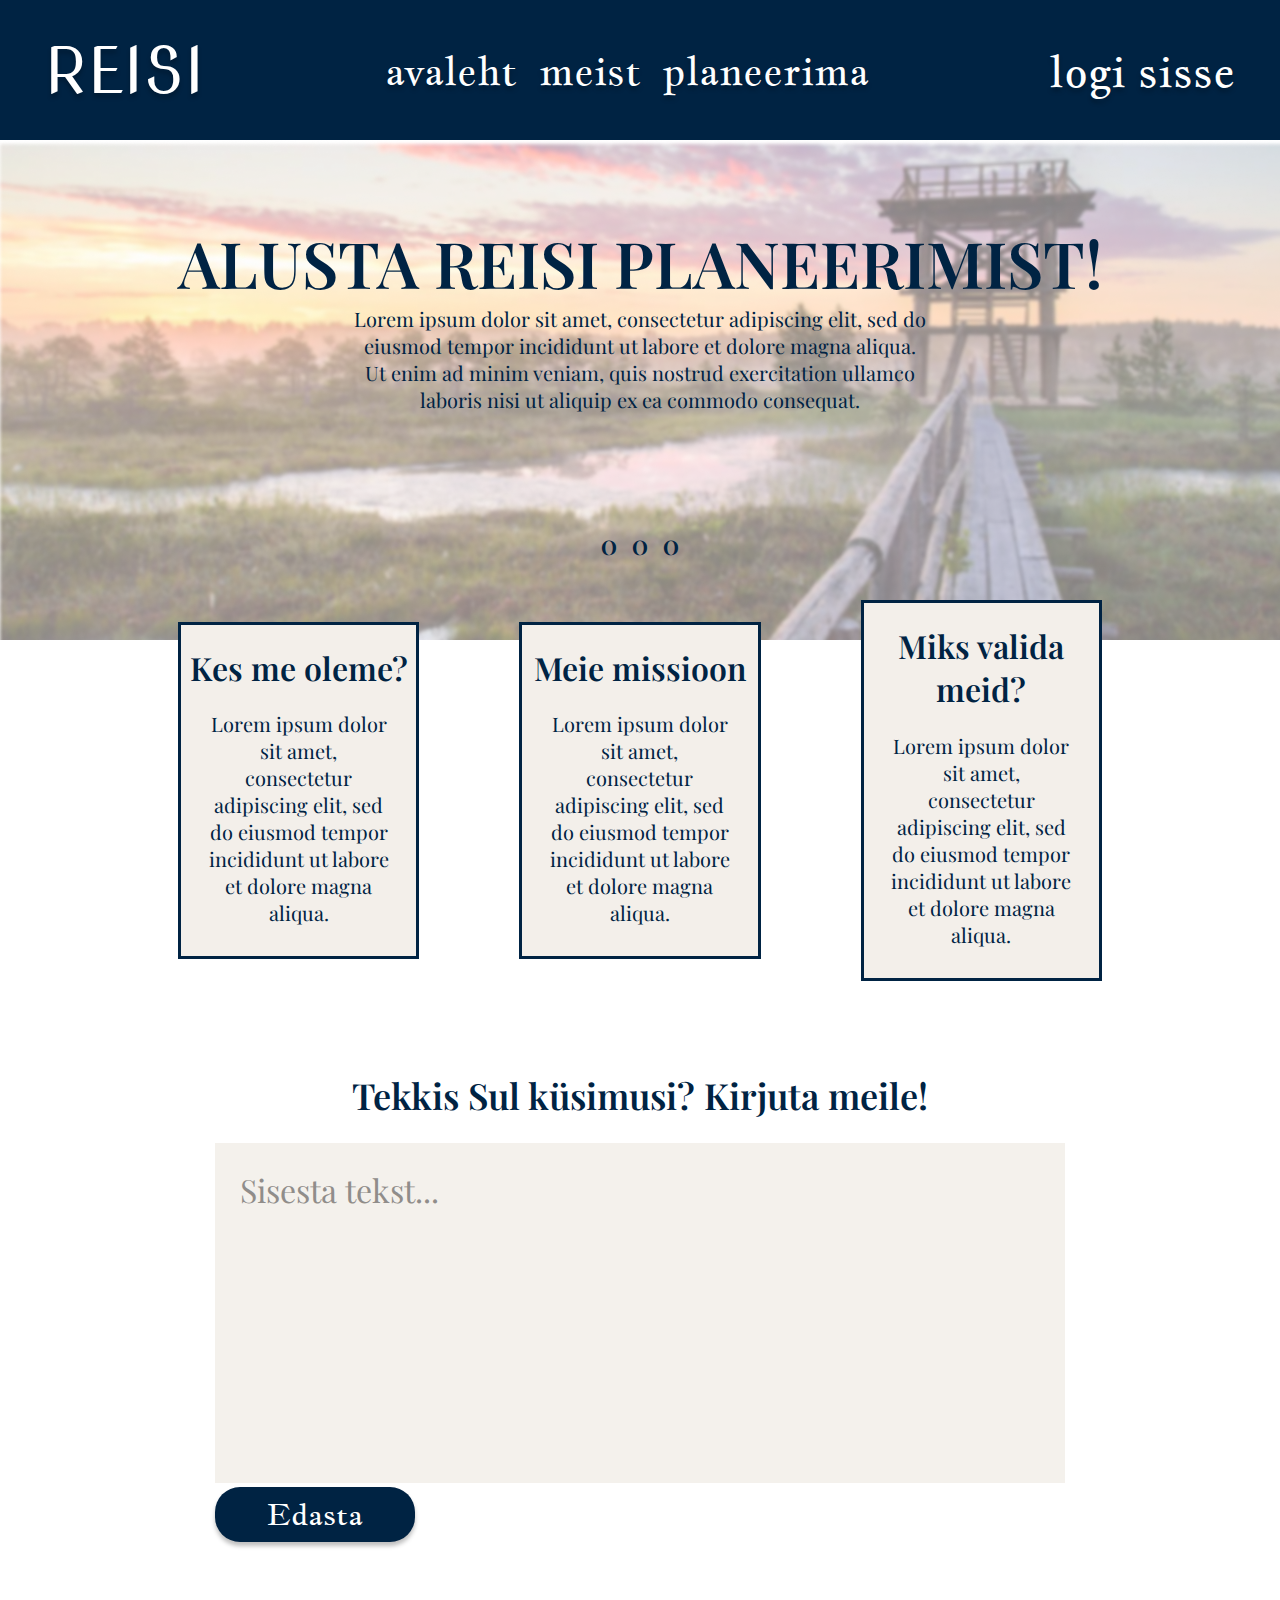
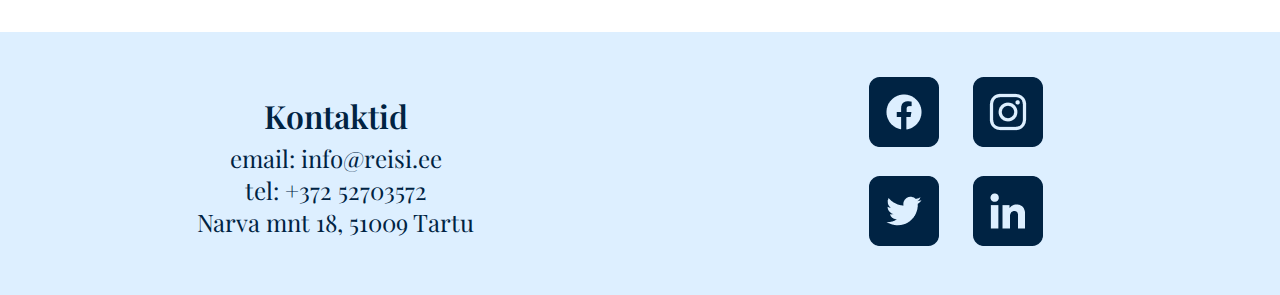
<file: index.html>
<!DOCTYPE html>
<html>
<head>
<meta charset="utf-8">
<title>REISI</title>
  <link rel="stylesheet" href="stylesheet.css" />
  <link rel="preconnect" href="https://fonts.googleapis.com">
<link rel="preconnect" href="https://fonts.gstatic.com" crossorigin>
<link href="https://fonts.googleapis.com/css2?family=Jacques+Francois&family=Nova+Slim&family=Playfair+Display:wght@400;600;700&display=swap" rel="stylesheet">
<link rel="icon" type="image/x-icon" href="favicon.ico">
</head>
<body>
    <header>
            <h1 id="reisi">REISI</h1>
            <div class="navlinks">
            <a href="index.html">avaleht</a>
            <a href="#">meist</a>
            <a href="planeerima.html">planeerima</a>
            </div>
            <a id="logisisse" href="login.html" >logi sisse</a>
      </header>
      <div class="banner">
        <h1 id="bannerlause">ALUSTA REISI PLANEERIMIST!</h1>
        <p id="bannerkirjeldus">Lorem ipsum dolor sit amet, consectetur adipiscing elit, sed do eiusmod tempor incididunt ut labore et dolore magna aliqua. Ut enim ad minim veniam, quis nostrud exercitation ullamco laboris nisi ut aliquip ex ea commodo consequat. </p>
        <div id="punktid">
            <span>O</span>
            <span>O</span>
            <span>O</span>
        </div>
      </div>
      <div id="kastid3">
        <div class="kastid">
            <h1>Kes me oleme?</h1>
            <p>Lorem ipsum dolor sit amet, consectetur adipiscing elit, sed do eiusmod tempor incididunt ut labore et dolore magna aliqua.</p>
        </div>
        <div class="kastid">
            <h1>Meie missioon</h1>
            <p>Lorem ipsum dolor sit amet, consectetur adipiscing elit, sed do eiusmod tempor incididunt ut labore et dolore magna aliqua.</p>
        </div>
        <div class="kastid">
            <h1>Miks valida meid?</h1>
            <p>Lorem ipsum dolor sit amet, consectetur adipiscing elit, sed do eiusmod tempor incididunt ut labore et dolore magna aliqua.</p>
        </div>
      </div>
      <div id="kusimused">
        <h1>Tekkis Sul küsimusi? Kirjuta meile!</h1>
        <form action="/form/submit" method="post">
            <textarea class="sisestatekst" name="textarea">Sisesta tekst...</textarea>
            <br>
            <input id="edasta" type="submit" name="submitInfo" value="Edasta">
          </form>
      </div>
      <footer>
        <div id="kontaktid">
            <h1>Kontaktid</h1>
            <p>email: info@reisi.ee</p>
            <p>tel: +372 52703572</p>
            <p>Narva mnt 18, 51009 Tartu</p>
        </div>
        <div id="smlogod">
            <div class="rida1">
                <span class="sotsmeedia">
                    <a href="#"><img src="facebook.png" alt="facebook" /></a>
                </span>
                <span class="sotsmeedia">
                    <a href="#"><img src="instagram.png" alt="instagram" /></a>
                 </span>
            </div>
            <div class="rida2">
                <span class="sotsmeedia">
                    <a href="#"><img src="twitter.png" alt="twitter" /></a>
                </span>
                <span class="sotsmeedia">
                     <a href="#"><img src="linkedin.png" alt="linkedin" /></a>
                </span>
            </div>
        </div>
      </footer>
</body>
</html>
</file>
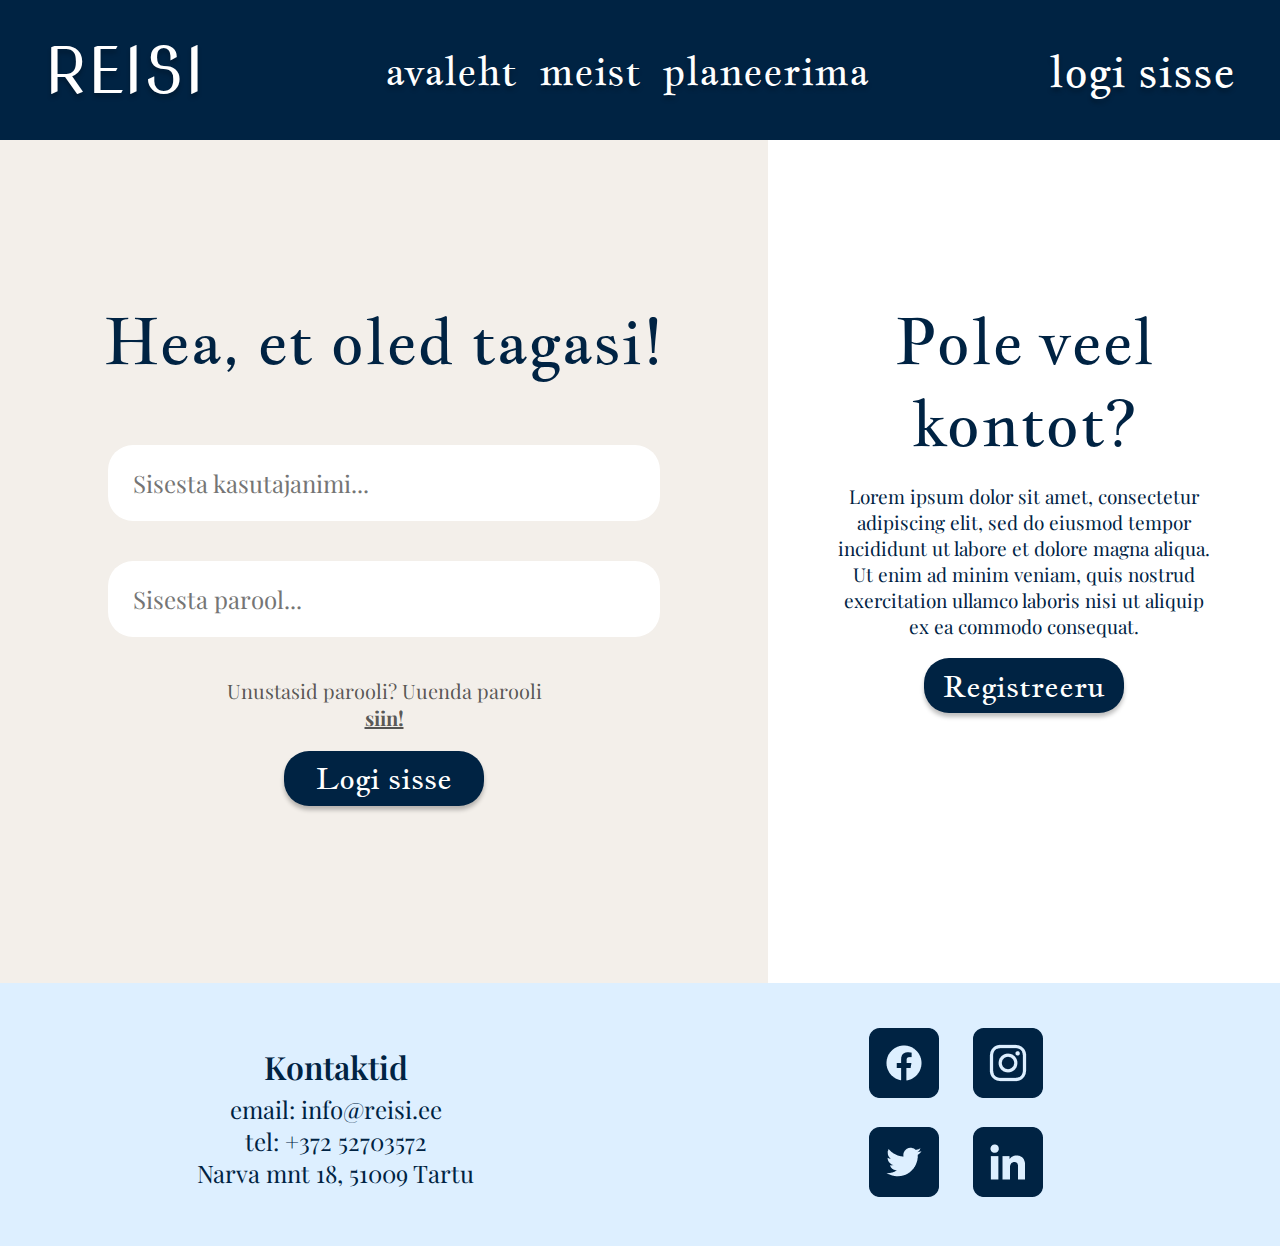
<file: login.html>
<!DOCTYPE html>
<html>
<head>
<meta charset="utf-8">
<title>REISI - sisselogimine</title>
  <link rel="stylesheet" href="stylesheet.css" />
  <link rel="preconnect" href="https://fonts.googleapis.com">
<link rel="preconnect" href="https://fonts.gstatic.com" crossorigin>
<link href="https://fonts.googleapis.com/css2?family=Jacques+Francois&family=Nova+Slim&family=Playfair+Display:wght@400;600;700&display=swap" rel="stylesheet">
<link rel="icon" type="image/x-icon" href="favicon.ico">
</head>
<body>
    <header>
            <h1 id="reisi">REISI</h1>
            <div class="navlinks">
            <a href="index.html">avaleht</a>
            <a href="#">meist</a>
            <a href="planeerima.html">planeerima</a>
            </div>
            <a id="logisisse" href="login.html">logi sisse</a>
      </header>
      <div class="sisselogimine">
        <div class="olemasolevkonto">
            <h1>Hea, et oled tagasi!</h1>
            <form id="kasutajaparool">
                  <input class="slkast" type="text" placeholder="Sisesta kasutajanimi...">
                  <input class="slkast" type="password" placeholder="Sisesta parool...">
                  <p>Unustasid parooli? Uuenda parooli</p>
                  <a href="">siin!</a>
                <input id="ctalogisisse" type="submit" value="Logi sisse">
              </form>
        </div>
        <div class="uuskonto">
            <h1>Pole veel kontot?</h1>
                <p>Lorem ipsum dolor sit amet, consectetur adipiscing elit, sed do eiusmod tempor incididunt ut labore et dolore magna aliqua. Ut enim ad minim veniam, quis nostrud exercitation ullamco laboris nisi ut aliquip ex ea commodo consequat.</p>
                <input id="registreeru" type="button" name="registreeru" value="Registreeru">
        </div>
      </div>
      <footer>
        <div id="kontaktid">
            <h1>Kontaktid</h1>
            <p>email: info@reisi.ee</p>
            <p>tel: +372 52703572</p>
            <p>Narva mnt 18, 51009 Tartu</p>
        </div>
        <div id="smlogod">
            <div class="rida1">
                <span class="sotsmeedia">
                    <a href="#"><img src="facebook.png" alt="facebook" /></a>
                </span>
                <span class="sotsmeedia">
                    <a href="#"><img src="instagram.png" alt="instagram" /></a>
                 </span>
            </div>
            <div class="rida2">
                <span class="sotsmeedia">
                    <a href="#"><img src="twitter.png" alt="twitter" /></a>
                </span>
                <span class="sotsmeedia">
                     <a href="#"><img src="linkedin.png" alt="linkedin" /></a>
                </span>
            </div>
        </div>
      </footer>
</body>
</html>
</file>
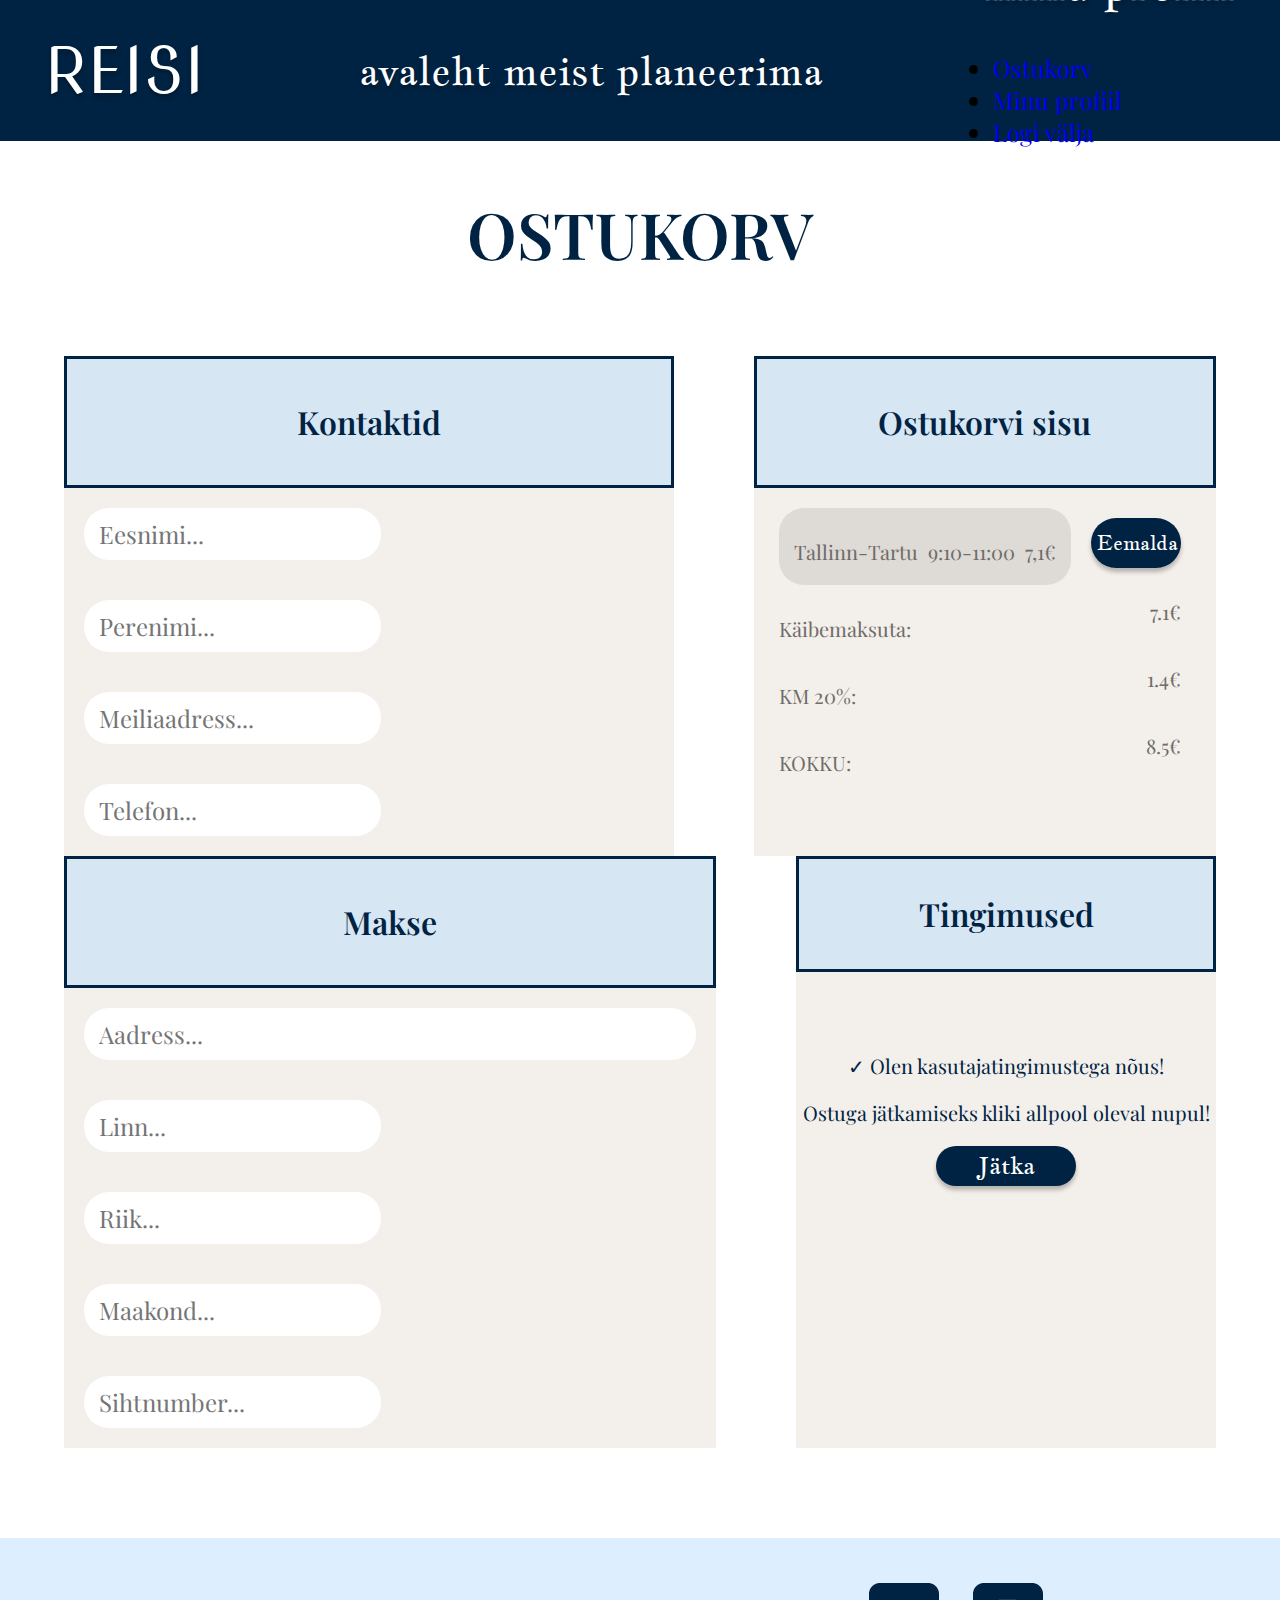
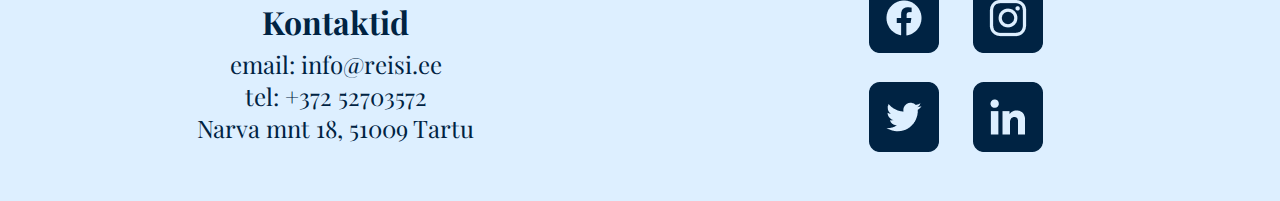
<file: ostukorv.html>
<!DOCTYPE html>
<html>
<head>
<meta charset="utf-8">
<title>REISI - planeerimine</title>
  <link rel="stylesheet" href="stylesheet2.css" />
  <link rel="preconnect" href="https://fonts.googleapis.com">
<link rel="preconnect" href="https://fonts.gstatic.com" crossorigin>
<link href="https://fonts.googleapis.com/css2?family=Jacques+Francois&family=Nova+Slim&family=Playfair+Display:wght@400;600;700&display=swap" rel="stylesheet">
<link rel="icon" type="image/x-icon" href="favicon.ico">
<link href="https://cdn.jsdelivr.net/npm/bootstrap@5.3.0-alpha2/dist/css/bootstrap.min.css" rel="stylesheet" integrity="sha384-aFq/bzH65dt+w6FI2ooMVUpc+21e0SRygnTpmBvdBgSdnuTN7QbdgL+OapgHtvPp" crossorigin="anonymous">
<script src="https://cdn.jsdelivr.net/npm/bootstrap@5.3.0-alpha2/dist/js/bootstrap.bundle.min.js" integrity="sha384-qKXV1j0HvMUeCBQ+QVp7JcfGl760yU08IQ+GpUo5hlbpg51QRiuqHAJz8+BrxE/N" crossorigin="anonymous"></script>
</head>
<body>
    <header>
        <div class="reisilogo">
        <h1 id="reisi">REISI</h1>
        </div>
        <div class="navlinks">
        <a href="index.html">avaleht</a>
        <a href="#">meist</a>
        <a href="planeerima.html">planeerima</a>
        </div>
        <div class="dropdown">
                <button id="logisisse" class="btn btn-secondary dropdown-toggle" type="button" data-bs-toggle="dropdown" aria-expanded="false">
                  minu profiil
                </button>
                <ul class="dropdown-menu">
                  <li><a class="dropdown-item" href="ostukorv.html">Ostukorv</a></li>
                  <li><a class="dropdown-item" href="#">Minu profiil</a></li>
                  <li><a class="dropdown-item" href="login.html">Logi välja</a></li>
                </ul>
        </div>
  </header>
<h1 id="ostukorv">OSTUKORV</h1>
<div class="valikud1">
<div class="ostukontaktid">
<div class="kontaktidostukorvis"><h1>Kontaktid</h1>
</div>
    <div>
        <input class="nimed" type="text" placeholder="Eesnimi...">
        <input class="nimed" type="text" placeholder="Perenimi...">
    </div>
    <div>
        <input class="nimed" type="text" placeholder="Meiliaadress...">
        <input class="nimed" type="text" placeholder="Telefon...">
    </div>
</div>
<div class="ostukorvisisu">
<div class="kontaktidostukorvis"><h1>Ostukorvi sisu</h1></div>
<div class="summa">
<div class="row1">
    <div id="valitudteekond">
        <p>Tallinn-Tartu</p>
        <p>9:10-11:00</p>
        <p>7,1€</p>
    </div>
<p>Käibemaksuta:</p>
<p>KM 20%:</p>
<p>KOKKU:</p>
</div>
<div class="row2">
    <button id="eemalda" class="lisakorvi" type="button">Eemalda</button>
    <p>7.1€</p>
    <p>1.4€</p>
    <p>8.5€</p>
</div>
</div>
</div>
</div>
<div class="valikud1">
    <div class="ostukontaktid">
    <div class="kontaktidostukorvis"><h1>Makse</h1>
    </div>
    <input id="aadress" class="nimed" type="text" placeholder="Aadress...">
        <div>
            <input class="nimed" type="text" placeholder="Linn...">
            <input class="nimed" type="text" placeholder="Riik...">
        </div>
        <div>
            <input class="nimed" type="text" placeholder="Maakond...">
            <input class="nimed" type="text" placeholder="Sihtnumber...">
        </div>
    </div>
    <div class="tingimused">
    <div class="kontaktidostukorvis"><h1>Tingimused</h1></div>
    <p id="nous">✓ Olen kasutajatingimustega nõus!</p>
    <p>Ostuga jätkamiseks kliki allpool oleval nupul!</p>
    <button id="jatka" class="lisakorvi" type="button">Jätka</button>
    </div>
    </div>
  <footer>
    <div id="kontaktid">
        <h1>Kontaktid</h1>
        <p>email: info@reisi.ee</p>
        <p>tel: +372 52703572</p>
        <p>Narva mnt 18, 51009 Tartu</p>
    </div>
    <div id="smlogod">
        <div class="rida1">
            <span class="sotsmeedia">
                <a href="#"><img src="facebook.png" alt="facebook" /></a>
            </span>
            <span class="sotsmeedia">
                <a href="#"><img src="instagram.png" alt="instagram" /></a>
             </span>
        </div>
        <div class="rida2">
            <span class="sotsmeedia">
                <a href="#"><img src="twitter.png" alt="twitter" /></a>
            </span>
            <span class="sotsmeedia">
                 <a href="#"><img src="linkedin.png" alt="linkedin" /></a>
            </span>
        </div>
    </div>
  </footer>
</body>
</html>
</file>
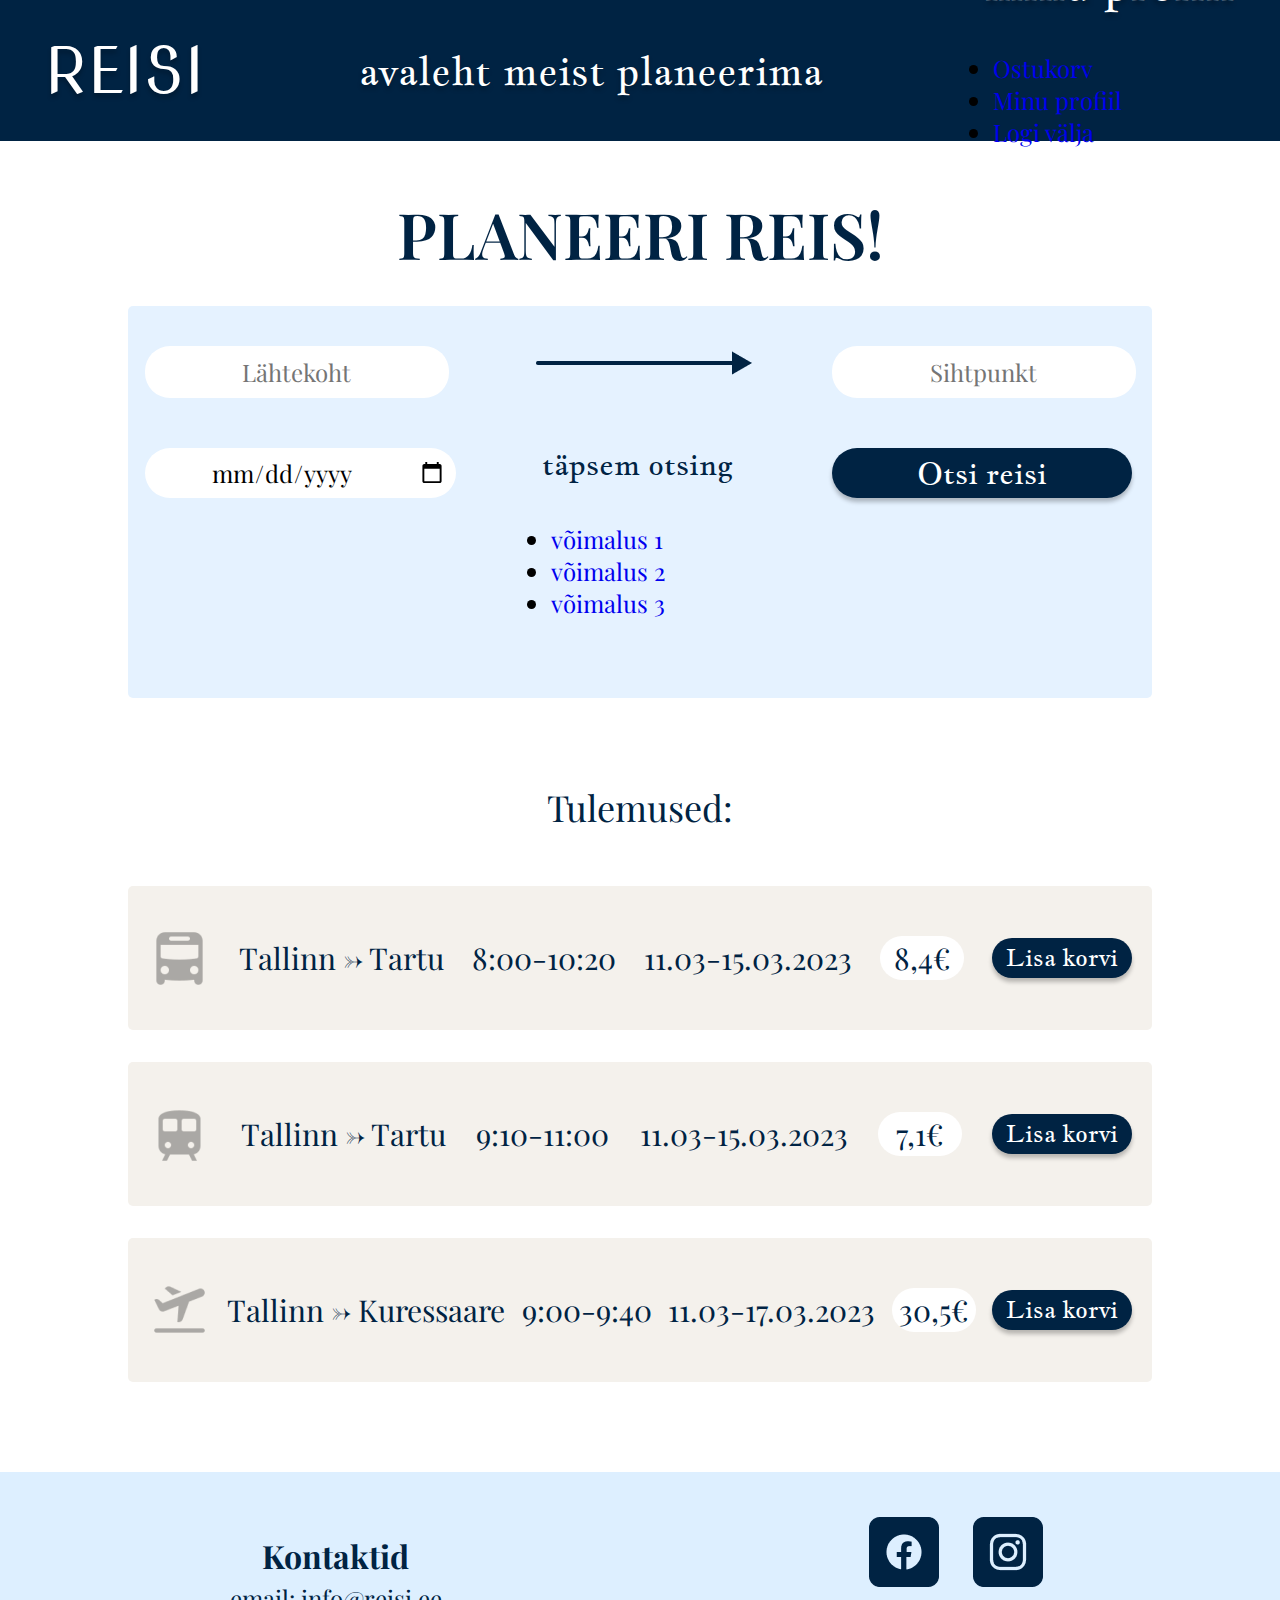
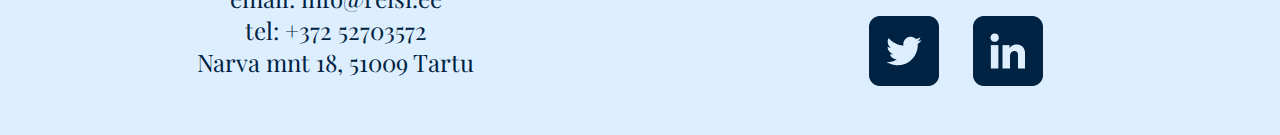
<file: planeerima.html>
<!DOCTYPE html>
<html>
<head>
<meta charset="utf-8">
<title>REISI - planeerimine</title>
  <link rel="stylesheet" href="stylesheet2.css" />
  <link rel="preconnect" href="https://fonts.googleapis.com">
<link rel="preconnect" href="https://fonts.gstatic.com" crossorigin>
<link href="https://fonts.googleapis.com/css2?family=Jacques+Francois&family=Nova+Slim&family=Playfair+Display:wght@400;600;700&display=swap" rel="stylesheet">
<link rel="icon" type="image/x-icon" href="favicon.ico">
<link href="https://cdn.jsdelivr.net/npm/bootstrap@5.3.0-alpha2/dist/css/bootstrap.min.css" rel="stylesheet" integrity="sha384-aFq/bzH65dt+w6FI2ooMVUpc+21e0SRygnTpmBvdBgSdnuTN7QbdgL+OapgHtvPp" crossorigin="anonymous">
<script src="https://cdn.jsdelivr.net/npm/bootstrap@5.3.0-alpha2/dist/js/bootstrap.bundle.min.js" integrity="sha384-qKXV1j0HvMUeCBQ+QVp7JcfGl760yU08IQ+GpUo5hlbpg51QRiuqHAJz8+BrxE/N" crossorigin="anonymous"></script>
</head>
<body>
    <header>
        <div class="reisilogo">
        <h1 id="reisi">REISI</h1>
        </div>
        <div class="navlinks">
        <a href="index.html">avaleht</a>
        <a href="#">meist</a>
        <a href="#">planeerima</a>
        </div>
        <div class="dropdown">
                <button id="logisisse" class="btn btn-secondary dropdown-toggle" type="button" data-bs-toggle="dropdown" aria-expanded="false">
                  minu profiil
                </button>
                <ul class="dropdown-menu">
                  <li><a class="dropdown-item" href="ostukorv.html">Ostukorv</a></li>
                  <li><a class="dropdown-item" href="#">Minu profiil</a></li>
                  <li><a class="dropdown-item" href="login.html">Logi välja</a></li>
                </ul>
        </div>
  </header>
    <h1 id="planeerireis">PLANEERI REIS!</h1>
    <div id="asukohad">
        <div id="asukohtrida1">
            <input class="slkast" type="text" placeholder="Lähtekoht">
            <input id="kuupaev" class="slkast" type="date" min="2023-01-01" max="2025-12-31">
        </div>
        <div id="asukohtrida2">
            <img src="Arrow_1.png" >
            <div class="dropdown">
                <button id="tapsemotsing" class="btn btn-secondary dropdown-toggle" type="button" data-bs-toggle="dropdown" aria-expanded="false">
                  täpsem otsing
                </button>
                <ul class="dropdown-menu">
                  <li><a class="dropdown-item" href="#">võimalus 1</a></li>
                  <li><a class="dropdown-item" href="#">võimalus 2</a></li>
                  <li><a class="dropdown-item" href="#">võimalus 3</a></li>
                </ul>
        </div>
        </div>
        <div id="asukohtrida2">
            <input class="slkast" type="text" placeholder="Sihtpunkt">
            <input id="otsi" type="submit" value="Otsi reisi">
        </div>
    </div>
    <h2 id="tulemused">Tulemused:</h2>
    <div class="tulemused1">
    <img src="Bus.png">
    <p>Tallinn → Tartu</p>
    <p>8:00-10:20</p>
    <p>11.03-15.03.2023</p>
    <p class="raha" >8,4€</p>
    <button class="lisakorvi" type="button">Lisa korvi</button>
    </div>
    <div id="rong" class="tulemused1">
        <img src="Train.png">
        <p>Tallinn → Tartu</p>
        <p>9:10-11:00</p>
        <p>11.03-15.03.2023</p>
        <p class="raha" >7,1€</p>
        <button class="lisakorvi" type="button">Lisa korvi</button>
        </div>
        <div id="lennuk" class="tulemused1">
            <img src="Airplane_Take_Off.png">
            <p>Tallinn → Kuressaare</p>
            <p>9:00-9:40</p>
            <p>11.03-17.03.2023</p>
            <p class="raha" >30,5€</p>
            <button class="lisakorvi" type="button">Lisa korvi</button>
            </div>
  <footer>
    <div id="kontaktid">
        <h1>Kontaktid</h1>
        <p>email: info@reisi.ee</p>
        <p>tel: +372 52703572</p>
        <p>Narva mnt 18, 51009 Tartu</p>
    </div>
    <div id="smlogod">
        <div class="rida1">
            <span class="sotsmeedia">
                <a href="#"><img src="facebook.png" alt="facebook" /></a>
            </span>
            <span class="sotsmeedia">
                <a href="#"><img src="instagram.png" alt="instagram" /></a>
             </span>
        </div>
        <div class="rida2">
            <span class="sotsmeedia">
                <a href="#"><img src="twitter.png" alt="twitter" /></a>
            </span>
            <span class="sotsmeedia">
                 <a href="#"><img src="linkedin.png" alt="linkedin" /></a>
            </span>
        </div>
    </div>
  </footer>
</body>
</html>
</file>
<file: stylesheet.css>
body {
margin:0%;
padding: 0;
}

a {
text-decoration: none;
}

a :visited {
text-decoration: none;
}

h1 {
font-family: 'Playfair Display';
font-style: normal;
font-weight: 600;
font-size: 32px;
color: #002343;
}

header {
display:flex;
justify-content: space-between;
align-items: center;
background: #002343;
height: 140px;
}

#reisi {
padding-left: 45px;
font-family: 'Nova Slim';
font-style: normal;
font-weight: 400;
font-size: 64px;
color: #FFFFFF;
text-shadow: 0px 4px 4px rgba(0, 0, 0, 0.25);
}

.navlinks {
font-family: 'Jacques Francois';
font-style: normal;
font-weight: 400;
font-size: 40px;
text-align: center;
color: #FFFFFF;
text-shadow: 0px 4px 4px rgba(0, 0, 0, 0.25);
}

.navlinks a {
margin: 6px;
color: #FFFFFF;
}

.navlinks a:hover {
text-decoration: underline;
color: #FFFFFF;
}

.navlinks a:visited {
color: #FFFFFF;
}

#logisisse {
padding-right: 45px;
font-family: 'Jacques Francois';
font-style: normal;
font-weight: 400;
font-size: 45px;
text-align: right;
color: #FFFFFF;
text-shadow: 0px 4px 4px rgba(0, 0, 0, 0.25);
}

.banner {
background: url(banner.png);
height: auto;
padding: 0;
margin: 0;
}

#bannerlause {
margin: 0;
padding-top: 80px;
font-family: 'Playfair Display';
font-style: normal;
font-weight: 600;
font-size: 64px;
text-align: center;
color:#002343;
} 

#bannerkirjeldus {
font-family: 'Playfair Display';
font-style: normal;
font-weight: 400;
font-size: 20px;
line-height: 27px;
text-align: center;
color: #002343;
width: 45%;
margin: auto;
} 

#punktid {
padding-top: 120px;
padding-bottom: 80px;
font-family: 'Playfair Display';
font-style: normal;
font-weight: 700;
font-size: 20px;
line-height: 27px;
text-align: center;
color: #002343;
} 

#punktid span {
margin: 5px;
}

#kastid3 {
display: flex;
align-items: center;
justify-content: space-around;
margin-left: 10%;
margin-right: 10%;
margin-top: -40px;
}

.kastid {
background-color: #F3EFEA;
border: 3px solid;
border-color:#002343;
margin-left: 50px;
margin-right: 50px;
}

.kastid h1 {
text-align: center;
}

.kastid p {
font-family: 'Playfair Display';
font-style: normal;
font-weight: 400;
font-size: 20px;
text-align: center;
color: #002343;
width: 80%;
margin: auto;
padding-bottom: 30px;
}

#kusimused {
display: flex;
justify-content: center;
flex-direction: column;
align-items: center;
}

#kusimused h1 {
font-size: 36px;
text-align: center;
margin-top: 90px;
}

.sisestatekst {
font-family: 'Playfair Display';
font-weight: 400;
font-size: 32px;
color: #908D8A;
padding: 25px;
resize: none;
width: 800px;
height: 290px;
border: none;
outline: none;
background: #F4F1EC;
}

#edasta {
align-items: flex-end;
text-align: center;
background: #002343;
box-shadow: 0px 4px 4px rgba(0, 0, 0, 0.25);
border: none;
border-radius: 25px;
width: 200px;
height: 55px;
font-family: 'Jacques Francois';
font-style: normal;
font-weight: 400;
font-size: 30px;
color: #FFFFFF;
margin-bottom: 90px;
}

footer {
display: flex;
justify-content: space-around;
align-items: center;
background: rgba(180, 219, 255, 0.45);
padding: 20px;
}

#kontaktid h1 {
margin: 5px;
font-size: 32px;
text-align: center;
}

#kontaktid p {
margin: 0;
font-family: 'Playfair Display';
font-style: normal;
font-weight: 400;
font-size: 24px;
text-align: center;
color: #002343;
}

.sotsmeedia {
margin: 15px;
}

.rida1 {
margin: 25px;
}
.rida2 {
margin: 25px;
}

/* logi sisse */

.sisselogimine {
display:flex;
flex-direction: row;
width: 100%;
margin: 0px;
}


.olemasolevkonto {
background-color: #F3EFEA;
width: 60%;
}

.olemasolevkonto h1{
    font-family: 'Jacques Francois';
    font-style: normal;
    font-weight: 400;
    font-size: 64px;
    text-align: center;
    margin-top: 160px;
}

#kasutajaparool {
    display: flex;
    justify-content: center;
    flex-direction: column;
    align-items: center;
}

.slkast{
    font-family: 'Playfair Display';
    font-style: normal;
    font-weight: 400;
    font-size: 24px;
    margin: 20px;
    padding-left: 25px;
    border-radius: 25px;
    border: none;
    width: 525px;
    height: 74px;
}


#kasutajaparool p{
font-family: 'Playfair Display';
font-style: normal;
font-weight: 400;
font-size: 20px;
color: rgba(0, 0, 0, 0.65);
margin-block-end: 0em;
}

#kasutajaparool a {
    font-family: 'Playfair Display';
    font-style: normal;
    font-weight: 700;
    font-size: 20px;
    text-decoration-line: underline;
    color: rgba(0, 0, 0, 0.65);
}

#ctalogisisse {
    text-align: center;
    background: #002343;
    box-shadow: 0px 4px 4px rgba(0, 0, 0, 0.25);
    border: none;
    border-radius: 25px;
    width: 200px;
    height: 55px;
    font-family: 'Jacques Francois';
    font-style: normal;
    font-weight: 400;
    font-size: 30px;
    color: #FFFFFF;
    margin-top: 20px;
}


.uuskonto {
display: flex;
flex-direction: column;
align-items: center;
width: 40%;
}

.uuskonto h1 {
font-family: 'Jacques Francois';
font-style: normal;
font-weight: 400;
font-size: 64px;
text-align: center;
margin-top: 160px;
margin-block-end: 0em;
padding-left: 40px;
padding-right: 40px;
}

.uuskonto p {
font-family: 'Playfair Display';
font-style: normal;
font-weight: 400;
font-size: 19px;
text-align: center;
color: #002343;
padding-left: 70px;
padding-right: 70px;
}

#registreeru {
    text-align: center;
    background: #002343;
    box-shadow: 0px 4px 4px rgba(0, 0, 0, 0.25);
    border: none;
    border-radius: 25px;
    width: 200px;
    height: 55px;
    font-family: 'Jacques Francois';
    font-style: normal;
    font-weight: 400;
    font-size: 30px;
    color: #FFFFFF;
    margin-bottom: 270px;
}
</file>
<file: stylesheet2.css>
body {
margin:0%;
padding: 0;
}
    
a {
text-decoration: none;
}
    
a :visited {
text-decoration: none;
}

h1 {
font-family: 'Playfair Display';
font-style: normal;
font-weight: 600;
font-size: 32px;
color: #002343;
}

header {
    display:flex;
    justify-content: space-between;
    align-items: center;
    background: #002343;
    height: 141px;
    }

#reisi {
    padding-left: 45px;
    font-family: 'Nova Slim';
    font-style: normal;
    font-weight: 400;
    font-size: 64px;
    color: #FFFFFF;
    text-shadow: 0px 4px 4px rgba(0, 0, 0, 0.25);
}

.navlinks {
    display: flex;
    align-content: center;
    font-family: 'Jacques Francois';
    font-style: normal;
    font-weight: 400;
    font-size: 40px;
    text-align: center;
    color: #FFFFFF;
    text-shadow: 0px 4px 4px rgba(0, 0, 0, 0.25);
    }
    
    .navlinks a {
    margin: 6px;
    color: #FFFFFF;
    text-decoration: none;
    }
    
    .navlinks a:hover {
    text-decoration: underline;
    color: #FFFFFF;
    }
    
    .navlinks a:visited {
    color: #FFFFFF;
    }
    
    #logisisse {
    padding-right: 45px;
    font-family: 'Jacques Francois';
    font-style: normal;
    font-weight: 400;
    font-size: 45px;
    text-align: right;
    color: #FFFFFF;
    background-color: #002343;
    border: none;
    text-shadow: 0px 4px 4px rgba(0, 0, 0, 0.25);
    }

.dropdown-menu {
padding: 15px;
font-family: 'Playfair Display';
font-style: normal;
font-weight: 400;
font-size: 24px;
}

footer {
    display: flex;
    justify-content: space-around;
    align-items: center;
    background: rgba(180, 219, 255, 0.45);
    padding: 20px;
    margin-top: 90px;
    }
    
    #kontaktid h1 {
    margin: 5px;
    font-size: 32px;
    text-align: center;
    color: #002343;
    font-weight: bold;
    }
    
    #kontaktid p {
    margin: 0;
    font-family: 'Playfair Display';
    font-style: normal;
    font-weight: 400;
    font-size: 24px;
    text-align: center;
    color: #002343;
    }
    
    .sotsmeedia {
    margin: 15px;
    }
    
    .rida1 {
    margin: 25px;
    }
    .rida2 {
    margin: 25px;
    }

/* planeerima */

#planeerireis {
font-size: 64px;
text-align: center;
margin-top: 50px;
margin-bottom: 30px;
color: #002343;
}

#asukohad {
display: flex;
justify-content: center;
background: rgba(180, 219, 255, 0.35);
border-radius: 5px;
margin-left: 10%;
margin-right: 10%;
}

#asukohtrida1 {
display: flex;
flex-direction: column;
padding: 10px;
margin: 30px;
}

#asukohtrida2 {
display: flex;
flex-direction: column;
padding: 10px;
margin: 30px;
}

#asukohtrida2 img {
padding-top: 5px;
}

.slkast {
width: 300px;
height: 50px;
font-family: 'Playfair Display';
font-style: normal;
font-weight: 400;
font-size: 24px;
text-align: center;
border-radius: 25px;
border: none;
}

#kuupaev {
margin-top: 50px;
padding-right: 10px;
}

#tapsemotsing {
    font-family: 'Jacques Francois';
    font-style: normal;
    font-weight: 400;
    font-size: 30px;
    color: #002343;
    background: none;
    border: none;
    padding-top: 70px;;
}

#otsi {
    text-align: center;
    background: #002343;
    box-shadow: 0px 4px 4px rgba(0, 0, 0, 0.25);
    border: none;
    border-radius: 25px;
    width: 300px;
    height: 50px;
    font-family: 'Jacques Francois';
    font-style: normal;
    font-weight: 400;
    font-size: 30px;
    color: #FFFFFF;
    margin-top: 50px;
}

#tulemused {
    font-family: 'Playfair Display';
    font-style: normal;
    font-weight: 400;
    font-size: 36px;
    color: #002343;
    text-align: center;
    padding-top: 55px; 
    padding-bottom: 25px;;
}

.tulemused1 {
display: flex;
align-items: center;
justify-content: space-between;
flex-direction: row;
background: #F4F1EC;
margin-right: 10%;
margin-left: 10%;
border-radius: 5px;
padding: 20px;
}

.tulemused1 p{
font-family: 'Playfair Display';
font-style: normal;
font-weight: 400;
font-size: 30px;
text-align: center;
color: #002343;
}

.raha {
background-color:#FFFFFF;
border-radius: 25px;
width: 80px;
padding: 2px;
}

.lisakorvi {
text-align: center;
background: #002343;
box-shadow: 0px 4px 4px rgba(0, 0, 0, 0.25);
border: none;
border-radius: 25px;
width: 140px;
height: 40px;
font-family: 'Jacques Francois';
font-style: normal;
font-weight: 400;
font-size: 24px;
color: #FFFFFF;
}

#rong {
margin-top: 32px;
margin-bottom: 32px;
}

/* ostukorv */

#ostukorv {
font-size: 64px;
text-align: center;
margin-top: 50px;
margin-bottom: 80px;
color: #002343;
}

.valikud1{
display: flex;
flex-direction: row;
}

.ostukontaktid {
width: 659px;
background: #F3EFEA;
margin-left: 5%;
}

.nimed {
    width: 280px;
    height: 50px;
    font-family: 'Playfair Display';
    font-style: normal;
    font-weight: 400;
    font-size: 24px;
    color: rgba(0, 0, 0, 0.65);
    border-radius: 25px;
    border: none;
    margin: 20px;
    padding-left: 15px;
    }

.kontaktidostukorvis {
background: rgba(180, 219, 255, 0.45);
border: 3px solid #002343;
text-align: center;
padding: 20px;
}

.ostukorvisisu {
width: 500px;
background: #F3EFEA;
margin-right: 5%;
margin-left: 80px;
}

.ostukorvisisu p{
font-family: 'Playfair Display';
font-style: normal;
font-weight: 400;
font-size: 20px;
color:#6F6C69
}

.summa{
display: flex;
flex-direction: row;
justify-content: space-around;
padding: 20px;
}

#valitudteekond {
display: flex;
flex-direction: row;
background: rgba(202, 198, 193, 0.5);
border-radius: 25px;
padding-left: 10px;
padding-right: 10px;
padding-top: 10px;
margin-bottom: 10px;
}

#valitudteekond p{
padding-left: 5px;
padding-right: 5px;
}

.row1 {
display: flex;
flex-direction: column;
}

.row2 {
display: flex;
flex-direction: column;
align-items: flex-end;
padding: 10px;
}

#eemalda{
margin-bottom: 10px;
text-align: center;
background: #002343;
box-shadow: 0px 4px 4px rgba(0, 0, 0, 0.25);
border: none;
border-radius: 25px;
width: 90px;
height: 50px;
font-family: 'Jacques Francois';
font-style: normal;
font-weight: 400;
font-size: 20px;
color: #FFFFFF;
}

#aadress {
width: 595px;
}

.tingimused {
font-family: 'Playfair Display';
font-style: normal;
font-weight: 400;
font-size: 20px;
line-height: 27px;
text-align: center;
color: #002343;
width: 500px;
background: #F3EFEA;
margin-right: 5%;
margin-left: 80px;
}

#nous {
padding-top: 60px;
}
</file>
